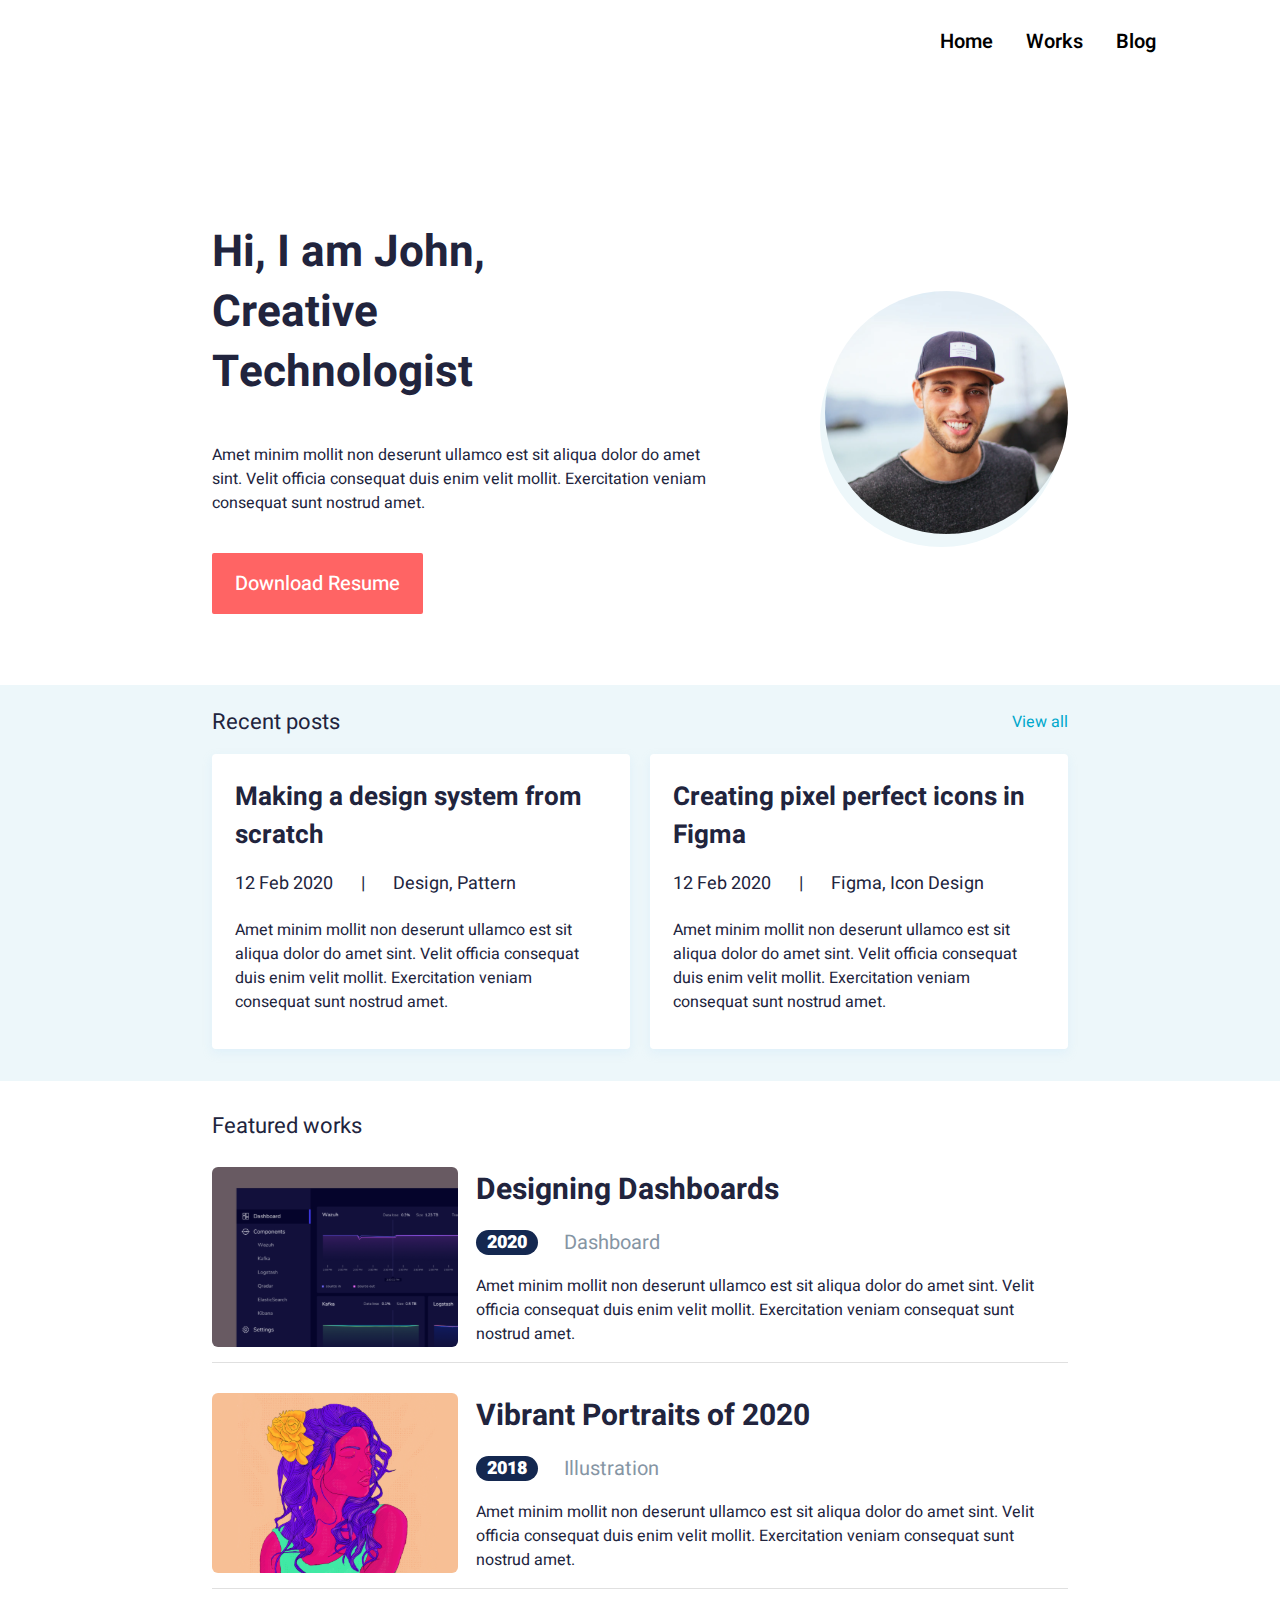
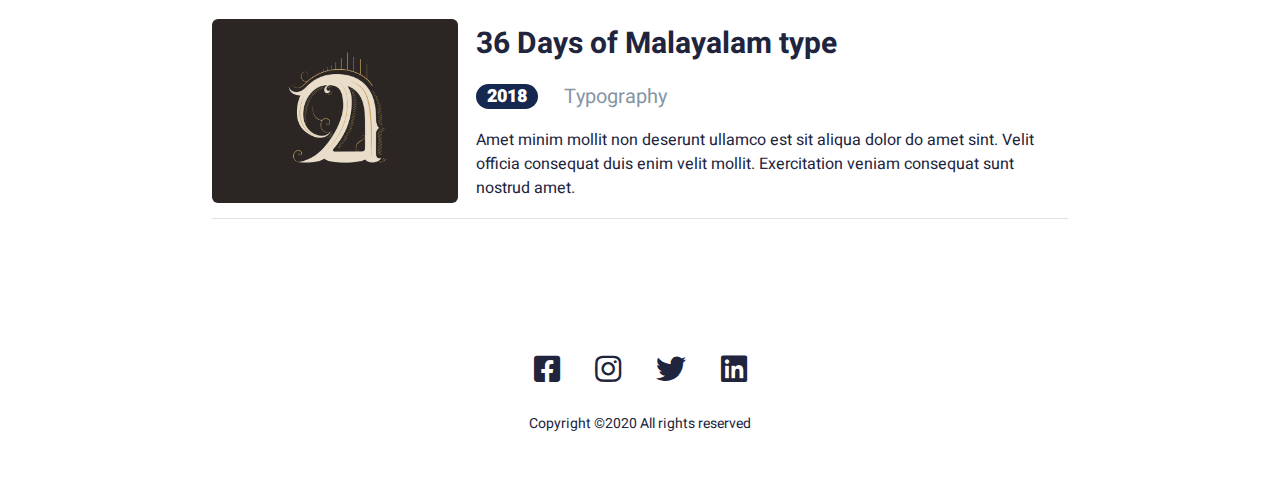
<file: index.html>
<!DOCTYPE html>
<html lang="en">

<head>
    <meta charset="UTF-8">
    <meta http-equiv="X-UA-Compatible" content="IE=edge">
    <meta name="viewport" content="width=device-width, initial-scale=1.0">
    <title>John</title>
    <link rel="stylesheet" href="./css/main.css">
    <link rel="stylesheet" href="https://pro.fontawesome.com/releases/v5.15.2/css/all.css">
</head>

<body>
    <header class="header">
        <div class="header_container header_wrap">
            <ul class="menu">
                <li class="item">
                    <a class="menu_link" href="./index.html">
                        <span class="link_icon link_icon1"><i class="fas fa-home"></i></span>
                        <span class="link">Home</span>
                    </a>
                </li>
                <li class="item">
                    <a class="menu_link" href="#">
                        <span class="link_icon link_icon2"><i class="far fa-briefcase"></i></span>
                        <span class="link">Works</span>
                    </a>
                </li>
                <li class="item">
                    <a class="menu_link" href="#">
                        <span class="link_icon link_icon3"><i class="fas fa-book-user"></i></span>
                        <span class="link">Blog</span>
                    </a>
                </li>
            </ul>
            <button class="header_burger-btn" id="burger">
                <span></span>
                <span></span>
                <span></span>
            </button>
        </div>
    </header>
    <section class="banner">
        <div class="home_container banner_wrap">
            <div class="banner_desc">
                <h1 class="banner_h">Hi, I am John,
                    Creative Technologist
                </h1>
                <p class="banner_p">Amet minim mollit non deserunt ullamco est sit aliqua dolor do amet sint. Velit
                    officia consequat duis enim velit mollit. Exercitation veniam consequat sunt nostrud amet.</p>
                <button class="btn">Download Resume</button>
            </div>
            <img class="banner_img" src="./img/john-photo.svg" alt="">
        </div>
    </section>
    <section class="post">
        <div class="home_container">
            <div class="title">
                <h2 class="post_h">Recent posts</h2>
                <a href="#" class="view">View all</a>
            </div>
            <div class="post_wrap">
                <div class="post_box">
                    <div class="post_box-h">Making a design system from scratch</div>
                    <p class="post_box_data">
                        12 Feb 2020
                        <span class="post_box-line">|</span>
                        Design, Pattern
                    </p>
                    <p class="post_box-p">Amet minim mollit non deserunt ullamco est sit aliqua dolor do amet sint.
                        Velit officia consequat duis enim velit mollit. Exercitation veniam consequat sunt nostrud
                        amet.</p>
                </div>
                <div class="post_box">
                    <div class="post_box-h">Creating pixel perfect icons in Figma</div>
                    <p class="post_box_data">
                        12 Feb 2020
                        <span class="post_box-line">|</span>
                        Figma, Icon Design
                    </p>
                    <p class="post_box-p">Amet minim mollit non deserunt ullamco est sit aliqua dolor do amet sint.
                        Velit officia consequat duis enim velit mollit. Exercitation veniam consequat sunt nostrud
                        amet.</p>
                </div>
            </div>
        </div>
    </section>
    <section class="few_works">
        <div class="home_container">
            <h2 class="few_h">Featured works</h2>
            <div class="few_wrap">
                <div class="few_work">
                    <img class="few_work-img" src="./img/few-work1.svg" alt="">
                    <div class="few_work_desc">
                        <h1 class="few_work-h">Designing Dashboards</h1>
                        <div class="few_work-data">
                            <div class="few_work-date">2020</div>
                            <div class="few_work-data-p">Dashboard</div>
                        </div>
                        <p class="few_work-p">Amet minim mollit non deserunt ullamco est sit aliqua dolor do amet sint.
                            Velit officia consequat duis enim velit mollit. Exercitation veniam consequat sunt nostrud
                            amet.</p>
                    </div>
                </div>
                <div class="few_work">
                    <img class="few_work-img" src="./img/few-work2.svg" alt="">
                    <div class="few_work_desc">
                        <h1 class="few_work-h">Vibrant Portraits of 2020</h1>
                        <div class="few_work-data">
                            <div class="few_work-date">2018</div>
                            <div class="few_work-data-p">Illustration</div>
                        </div>
                        <p class="few_work-p">Amet minim mollit non deserunt ullamco est sit aliqua dolor do amet sint.
                            Velit officia consequat duis enim velit mollit. Exercitation veniam consequat sunt nostrud
                            amet.</p>
                    </div>
                </div>
                <div class="few_work">
                    <img class="few_work-img" src="./img/few-work3.svg" alt="">
                    <div class="few_work_desc">
                        <h1 class="few_work-h">36 Days of Malayalam type</h1>
                        <div class="few_work-data">
                            <div class="few_work-date">2018</div>
                            <div class="few_work-data-p">Typography</div>
                        </div>
                        <p class="few_work-p">Amet minim mollit non deserunt ullamco est sit aliqua dolor do amet sint.
                            Velit officia consequat duis enim velit mollit. Exercitation veniam consequat sunt nostrud
                            amet.</p>
                    </div>
                </div>
            </div>
        </div>
    </section>
    <footer class="footer">
        <div class="home_container footer_wrap">
            <div class="social_medias">
                <a class="social_media" href="#"><i class="fab fa-facebook-square"></i></a>
                <a class="social_media" href="#"><i class="fab fa-instagram"></i></a>
                <a class="twitter" href="#"><i class="fab fa-twitter"></i></a>
                <a class="social_media" href="#"><i class="fab fa-linkedin"></i></a>
            </div>
            <p class="footer_p">Copyright ©2020 All rights reserved </p>
        </div>
    </footer>
    <script defer src="./js/script.js"></script>
</body>

</html>
</file>
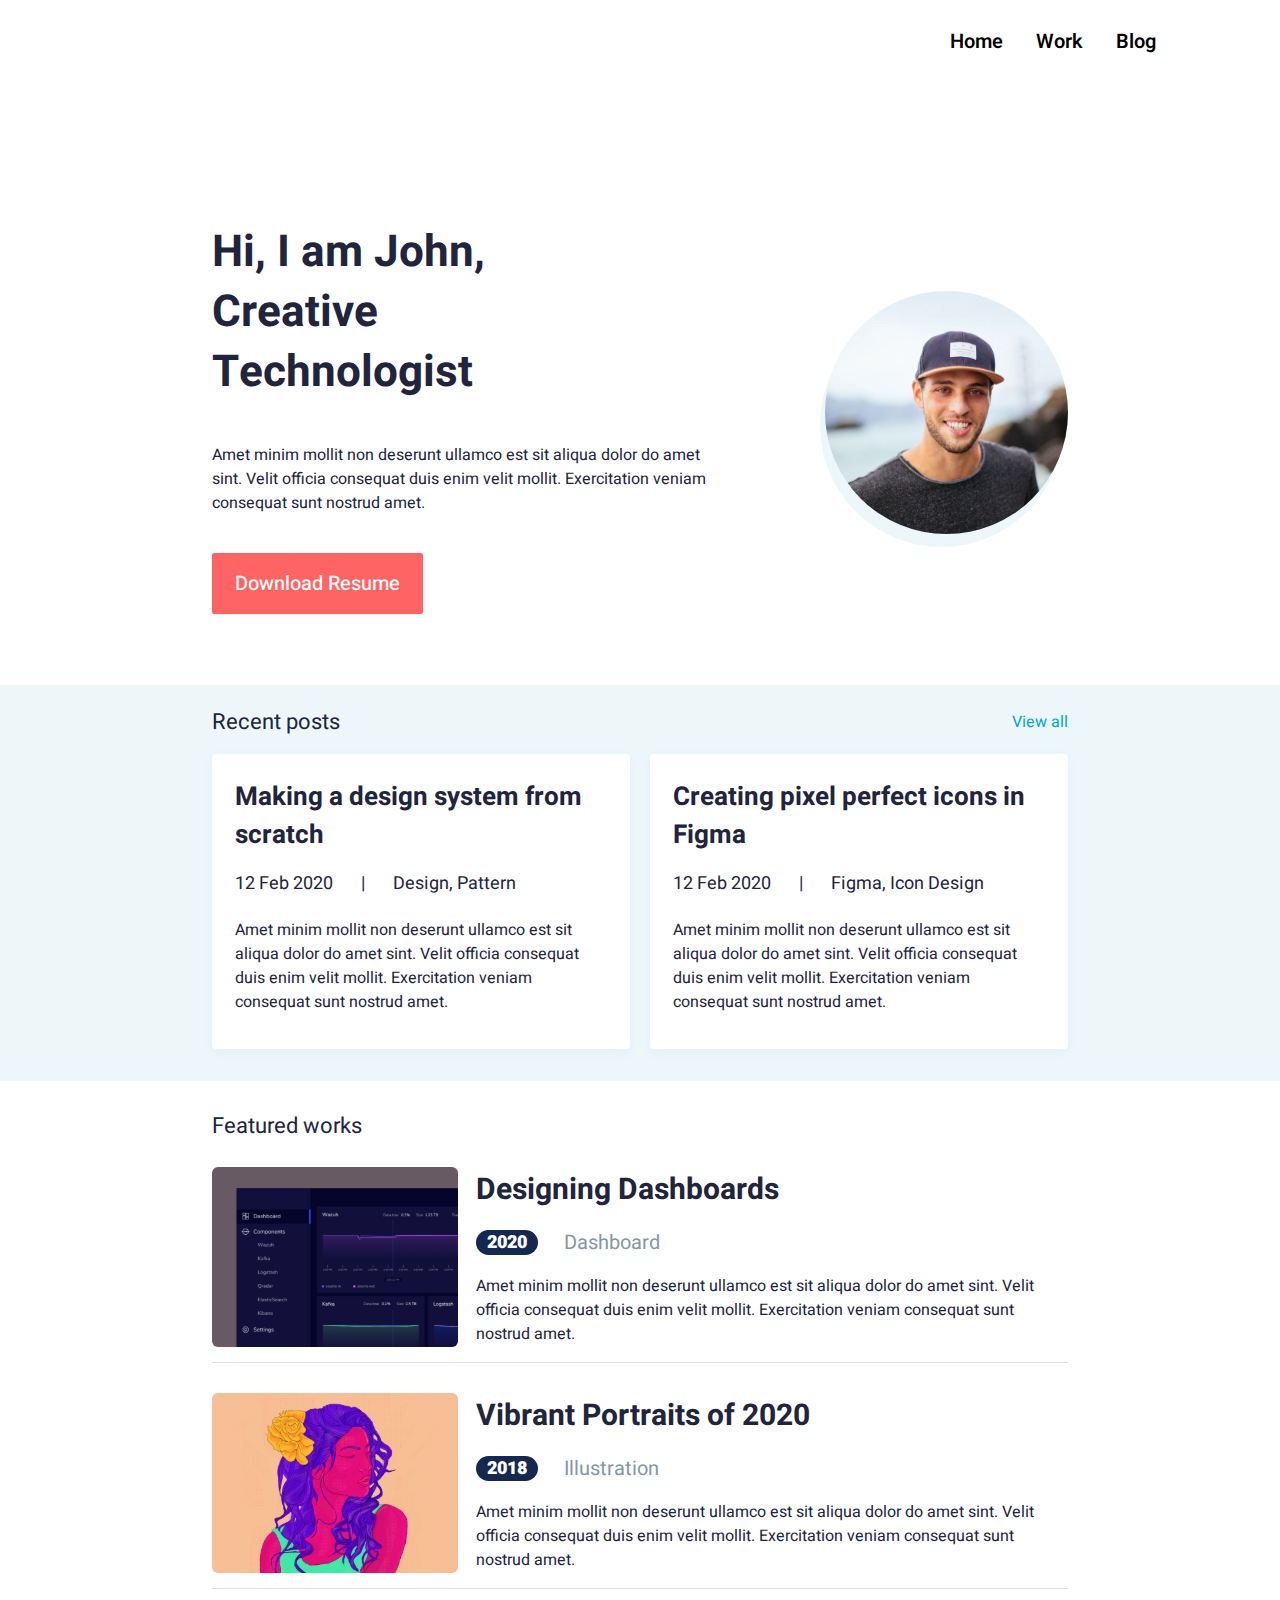
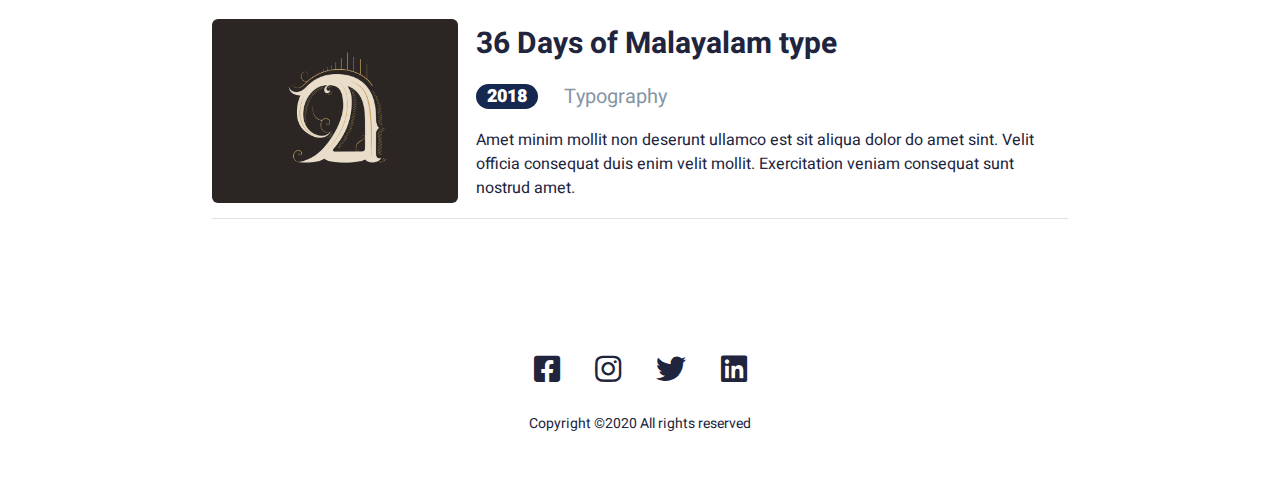
<file: html/index.html>
<!DOCTYPE html>
<html lang="en">

<head>
    <meta charset="UTF-8">
    <meta http-equiv="X-UA-Compatible" content="IE=edge">
    <meta name="viewport" content="width=device-width, initial-scale=1.0">
    <title>John</title>
    <link rel="stylesheet" href="../css/main.css">
    <link rel="stylesheet" href="https://pro.fontawesome.com/releases/v5.15.2/css/all.css">
</head>

<body>
    <header class="header">
        <div class="header_container header_wrap">
            <ul class="menu">
                <li class="item">
                    <a class="menu_link" href="./index.html">
                        <span class="link_icon link_icon1"><i class="fas fa-home"></i></span>
                        <span class="link">Home</span>
                    </a>
                </li>
                <li class="item">
                    <a class="menu_link" href="./works.html">
                        <span class="link_icon link_icon2"><i class="far fa-briefcase"></i></span>
                        <span class="link">Work</span>
                    </a>
                </li>
                <li class="item">
                    <a class="menu_link" href="./blog.html">
                        <span class="link_icon link_icon3"><i class="fas fa-book-user"></i></span>
                        <span class="link">Blog</span>
                    </a>
                </li>
            </ul>
            <button class="header_burger-btn" id="burger">
                <span></span>
                <span></span>
                <span></span>
            </button>
        </div>
    </header>
    <section class="banner">
        <div class="home_container banner_wrap">
            <div class="banner_desc">
                <h1 class="banner_h">Hi, I am John,
                    Creative Technologist
                </h1>
                <p class="banner_p">Amet minim mollit non deserunt ullamco est sit aliqua dolor do amet sint. Velit
                    officia consequat duis enim velit mollit. Exercitation veniam consequat sunt nostrud amet.</p>
                <button class="btn">Download Resume</button>
            </div>
            <img class="banner_img" src="../img/john-photo.svg" alt="">
        </div>
    </section>
    <section class="post">
        <div class="home_container">
            <div class="title">
                <h2 class="post_h">Recent posts</h2>
                <a href="#" class="view">View all</a>
            </div>
            <div class="post_wrap">
                <div class="post_box">
                    <div class="post_box-h">Making a design system from scratch</div>
                    <p class="post_box_data">
                        12 Feb 2020
                        <span class="post_box-line">|</span>
                        Design, Pattern
                    </p>
                    <p class="post_box-p">Amet minim mollit non deserunt ullamco est sit aliqua dolor do amet sint.
                        Velit officia consequat duis enim velit mollit. Exercitation veniam consequat sunt nostrud
                        amet.</p>
                </div>
                <div class="post_box">
                    <div class="post_box-h">Creating pixel perfect icons in Figma</div>
                    <p class="post_box_data">
                        12 Feb 2020
                        <span class="post_box-line">|</span>
                        Figma, Icon Design
                    </p>
                    <p class="post_box-p">Amet minim mollit non deserunt ullamco est sit aliqua dolor do amet sint.
                        Velit officia consequat duis enim velit mollit. Exercitation veniam consequat sunt nostrud
                        amet.</p>
                </div>
            </div>
        </div>
    </section>
    <section class="few_works">
        <div class="home_container">
            <h2 class="few_h">Featured works</h2>
            <div class="few_wrap">
                <div class="few_work">
                    <img class="few_work-img" src="../img/few-work1.svg" alt="">
                    <div class="few_work_desc">
                        <h1 class="few_work-h">Designing Dashboards</h1>
                        <div class="few_work-data">
                            <div class="few_work-date">2020</div>
                            <div class="few_work-data-p">Dashboard</div>
                        </div>
                        <p class="few_work-p">Amet minim mollit non deserunt ullamco est sit aliqua dolor do amet sint.
                            Velit officia consequat duis enim velit mollit. Exercitation veniam consequat sunt nostrud
                            amet.</p>
                    </div>
                </div>
                <div class="few_work">
                    <img class="few_work-img" src="../img/few-work2.svg" alt="">
                    <div class="few_work_desc">
                        <h1 class="few_work-h">Vibrant Portraits of 2020</h1>
                        <div class="few_work-data">
                            <div class="few_work-date">2018</div>
                            <div class="few_work-data-p">Illustration</div>
                        </div>
                        <p class="few_work-p">Amet minim mollit non deserunt ullamco est sit aliqua dolor do amet sint.
                            Velit officia consequat duis enim velit mollit. Exercitation veniam consequat sunt nostrud
                            amet.</p>
                    </div>
                </div>
                <div class="few_work">
                    <img class="few_work-img" src="../img/few-work3.svg" alt="">
                    <div class="few_work_desc">
                        <h1 class="few_work-h">36 Days of Malayalam type</h1>
                        <div class="few_work-data">
                            <div class="few_work-date">2018</div>
                            <div class="few_work-data-p">Typography</div>
                        </div>
                        <p class="few_work-p">Amet minim mollit non deserunt ullamco est sit aliqua dolor do amet sint.
                            Velit officia consequat duis enim velit mollit. Exercitation veniam consequat sunt nostrud
                            amet.</p>
                    </div>
                </div>
            </div>
        </div>
    </section>
    <footer class="footer">
        <div class="home_container footer_wrap">
            <div class="social_medias">
                <a class="social_media" href="#"><i class="fab fa-facebook-square"></i></a>
                <a class="social_media" href="#"><i class="fab fa-instagram"></i></a>
                <a class="twitter" href="#"><i class="fab fa-twitter"></i></a>
                <a class="social_media" href="#"><i class="fab fa-linkedin"></i></a>
            </div>
            <p class="footer_p">Copyright ©2020 All rights reserved </p>
        </div>
    </footer>
    <script defer src="../js/script.js"></script>
</body>

</html>
</file>
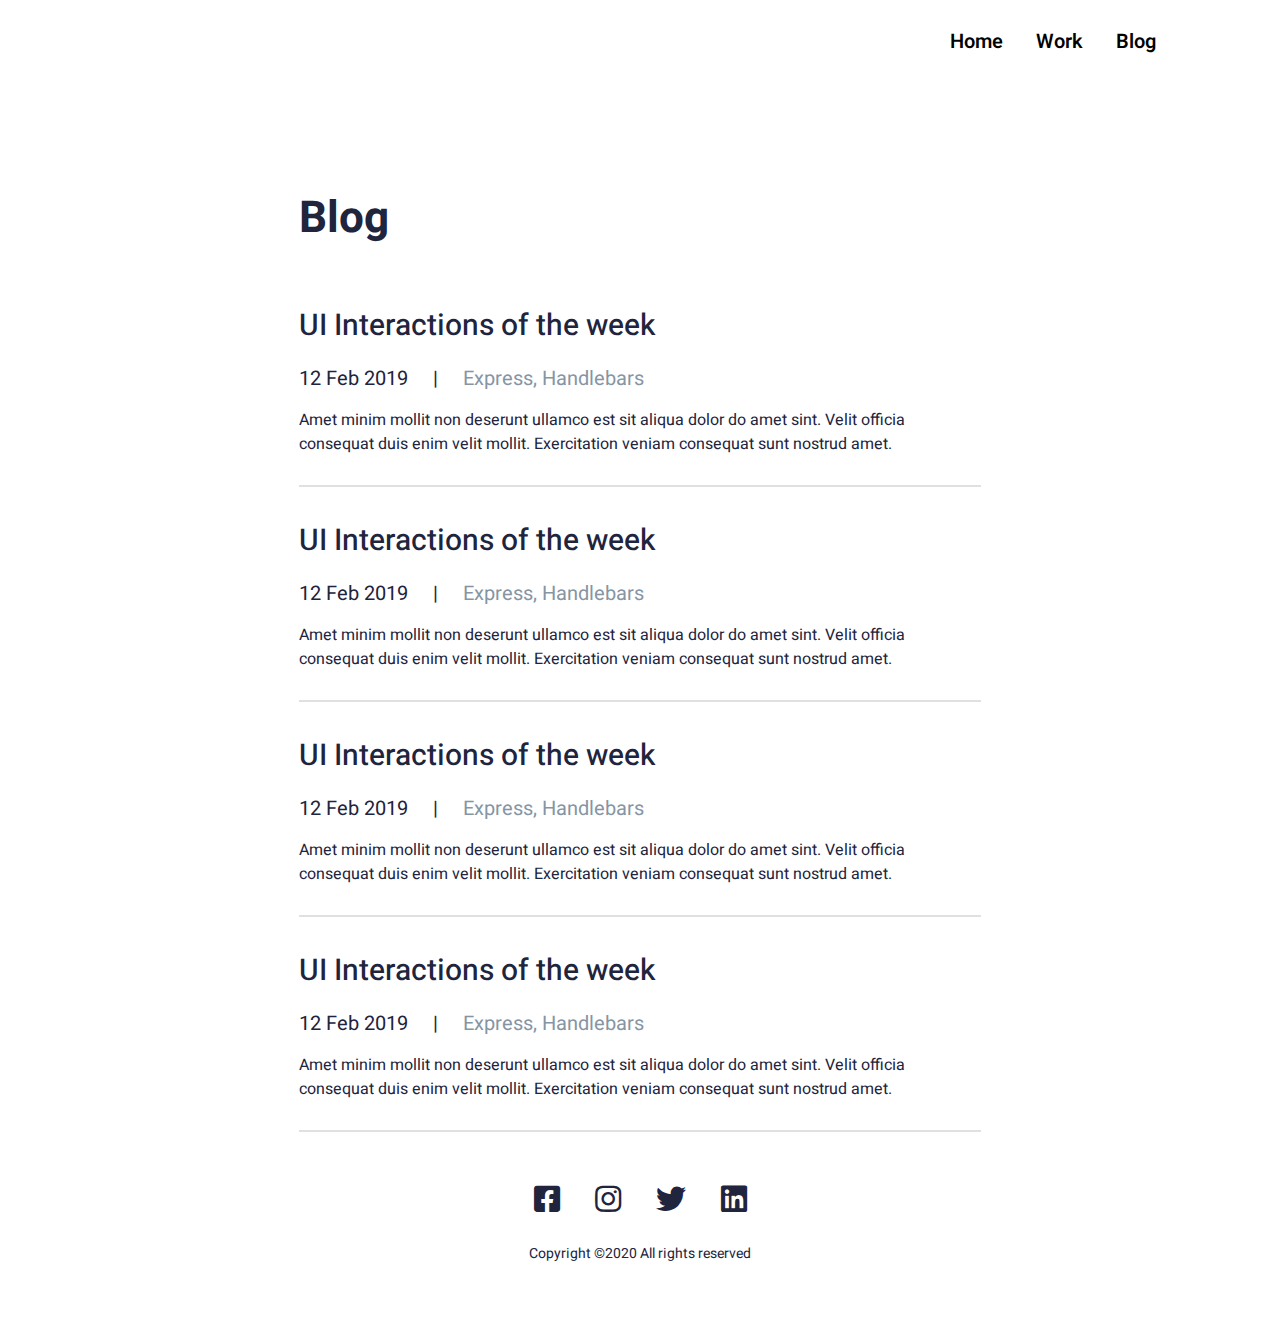
<file: html/blog.html>
<!DOCTYPE html>
<html lang="en">
<head>
    <meta charset="UTF-8">
    <meta http-equiv="X-UA-Compatible" content="IE=edge">
    <meta name="viewport" content="width=device-width, initial-scale=1.0">
    <title>John blog</title>
    <link rel="stylesheet" href="../css/main.css">
    <link rel="stylesheet" href="https://pro.fontawesome.com/releases/v5.15.2/css/all.css">
</head>
<body>
    <header class="header blog_header">
        <div class="header_container header_wrap">
            <ul class="menu">
                <li class="item">
                    <a class="menu_link" href="./index.html">
                        <span class="link_icon link_icon1"><i class="fas fa-home"></i></span>
                        <span class="link">Home</span>
                    </a>
                </li>
                <li class="item">
                    <a class="menu_link" href="./works.html">
                        <span class="link_icon link_icon2"><i class="far fa-briefcase"></i></span>
                        <span class="link">Work</span>
                    </a>
                </li>
                <li class="item">
                    <a class="menu_link" href="./blog.html">
                        <span class="link_icon link_icon3"><i class="fas fa-book-user"></i></span>
                        <span class="link">Blog</span>
                    </a>
                </li>
            </ul>
            <button class="header_burger-btn" id="burger">
                <span></span>
                <span></span>
                <span></span>
            </button>
        </div>
    </header>
    <section class="blogs">
        <div class="container">
            <h1 class="blogs_h">Blog</h1>
            <div class="blogs_wrap">
                <div class="blog">
                    <h2 class="blog_h">UI Interactions of the week</h2>
                    <p class="blog_date">
                        12 Feb 2019
                        <span class="blog_date-line">|</span>
                        <span class="blog_date-p">Express, Handlebars</span>
                    </p>
                    <p class="blog_p">Amet minim mollit non deserunt ullamco est sit aliqua dolor do amet sint. Velit officia consequat duis enim velit mollit. Exercitation veniam consequat sunt nostrud amet.</p>
                </div>
                <div class="blog">
                    <h2 class="blog_h">UI Interactions of the week</h2>
                    <p class="blog_date">
                        12 Feb 2019
                        <span class="blog_date-line">|</span>
                        <span class="blog_date-p">Express, Handlebars</span>
                    </p>
                    <p class="blog_p">Amet minim mollit non deserunt ullamco est sit aliqua dolor do amet sint. Velit officia consequat duis enim velit mollit. Exercitation veniam consequat sunt nostrud amet.</p>
                </div>
                <div class="blog">
                    <h2 class="blog_h">UI Interactions of the week</h2>
                    <p class="blog_date">
                        12 Feb 2019
                        <span class="blog_date-line">|</span>
                        <span class="blog_date-p">Express, Handlebars</span>
                    </p>
                    <p class="blog_p">Amet minim mollit non deserunt ullamco est sit aliqua dolor do amet sint. Velit officia consequat duis enim velit mollit. Exercitation veniam consequat sunt nostrud amet.</p>
                </div>
                <div class="blog">
                    <h2 class="blog_h">UI Interactions of the week</h2>
                    <p class="blog_date">
                        12 Feb 2019
                        <span class="blog_date-line">|</span>
                        <span class="blog_date-p">Express, Handlebars</span>
                    </p>
                    <p class="blog_p">Amet minim mollit non deserunt ullamco est sit aliqua dolor do amet sint. Velit officia consequat duis enim velit mollit. Exercitation veniam consequat sunt nostrud amet.</p>
                </div>
            </div>
        </div>
    </section>
    <footer class="footer">
        <div class="home_container footer_wrap">
            <div class="social_medias">
                <a class="social_media" href="#"><i class="fab fa-facebook-square"></i></a>
                <a class="social_media" href="#"><i class="fab fa-instagram"></i></a>
                <a class="twitter" href="#"><i class="fab fa-twitter"></i></a>
                <a class="social_media" href="#"><i class="fab fa-linkedin"></i></a>
            </div>
            <p class="footer_p">Copyright ©2020 All rights reserved </p>
        </div>
    </footer>
    <script defer src="../js/script.js"></script>
</body>
</html>
</file>
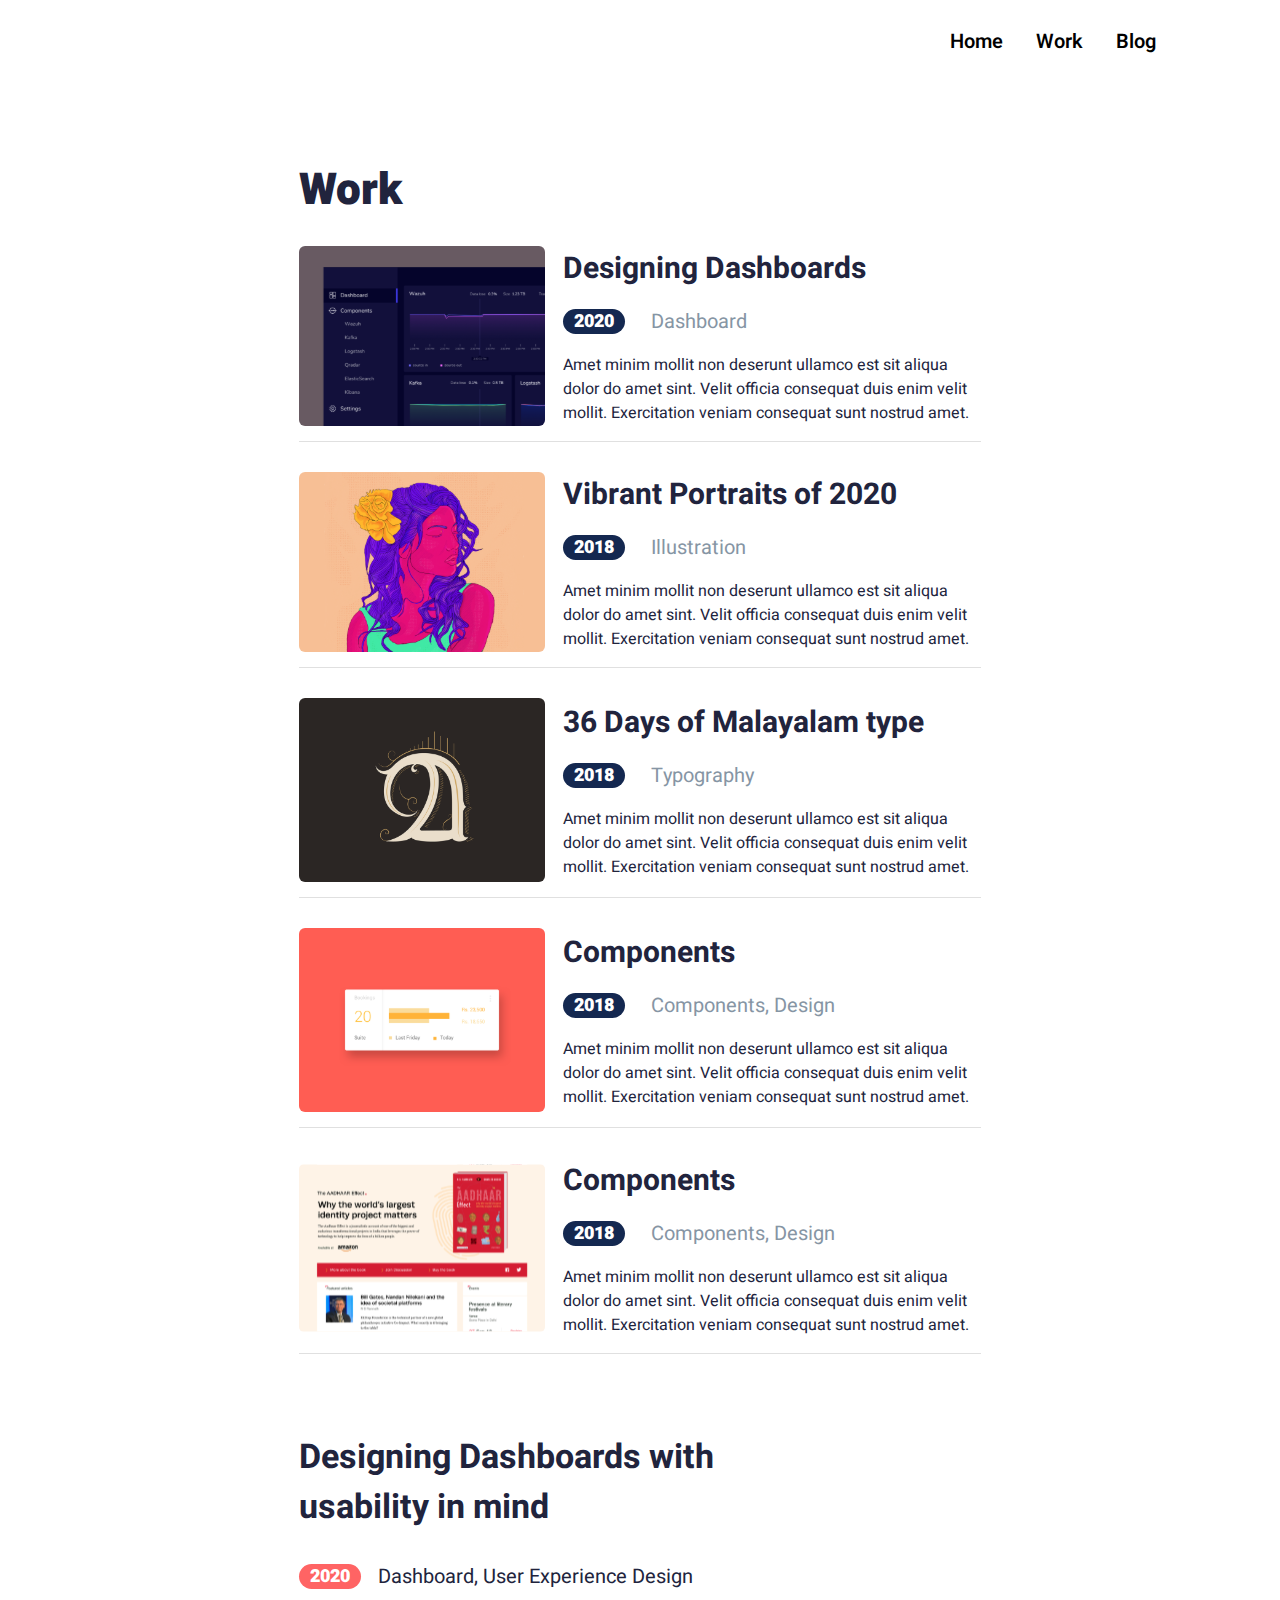
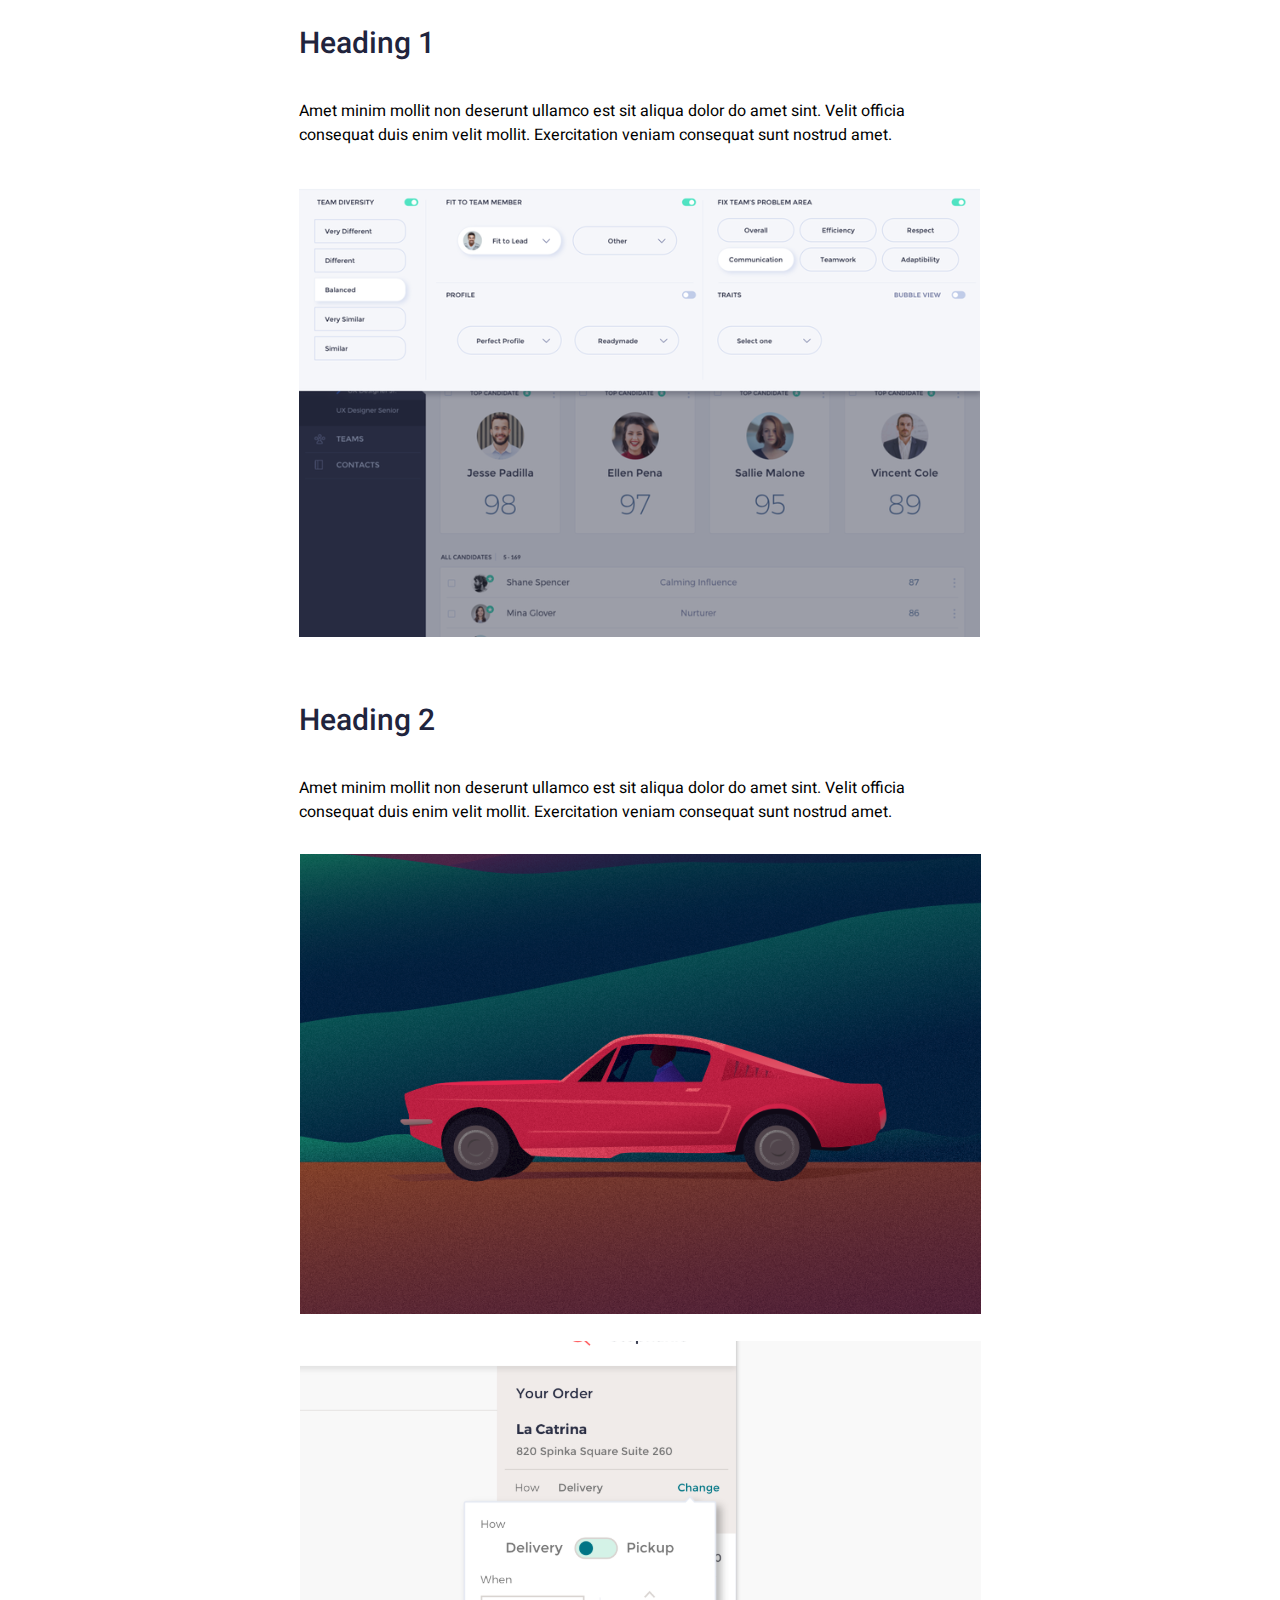
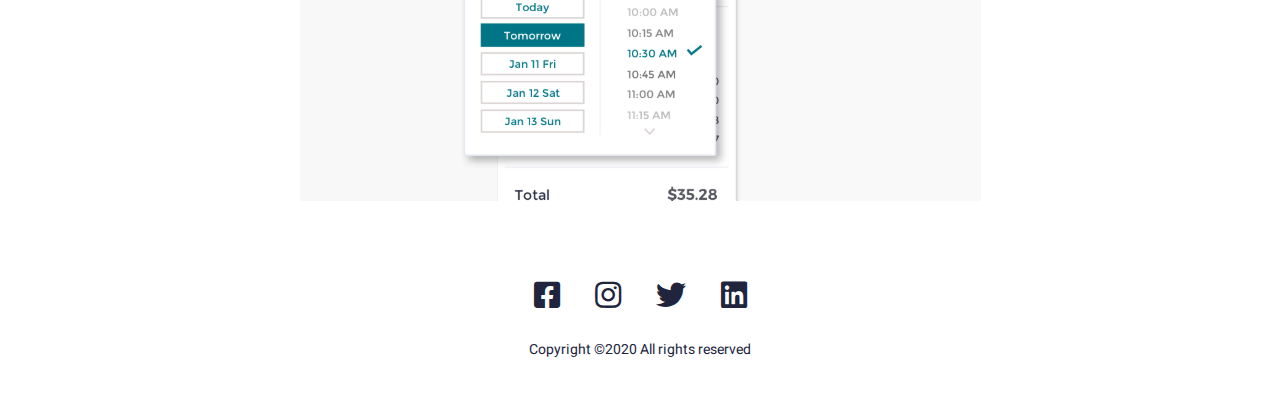
<file: html/works.html>
<!DOCTYPE html>
<html lang="en">
<head>
    <meta charset="UTF-8">
    <meta http-equiv="X-UA-Compatible" content="IE=edge">
    <meta name="viewport" content="width=device-width, initial-scale=1.0">
    <title>John works</title>
    <link rel="stylesheet" href="../css/main.css">
    <link rel="stylesheet" href="https://pro.fontawesome.com/releases/v5.15.2/css/all.css">
</head>
<body>
    <header class="header headerr">
        <div class="header_container header_wrap">
            <ul class="menu">
                <li class="item">
                    <a class="menu_link" href="./index.html">
                        <span class="link_icon link_icon1"><i class="fas fa-home"></i></span>
                        <span class="link">Home</span>
                    </a>
                </li>
                <li class="item">
                    <a class="menu_link" href="./works.html">
                        <span class="link_icon link_icon2"><i class="far fa-briefcase"></i></span>
                        <span class="link">Work</span>
                    </a>
                </li>
                <li class="item">
                    <a class="menu_link" href="./blog.html">
                        <span class="link_icon link_icon3"><i class="fas fa-book-user"></i></span>
                        <span class="link">Blog</span>
                    </a>
                </li>
            </ul>
            <button class="header_burger-btn" id="burger">
                <span></span>
                <span></span>
                <span></span>
            </button>
        </div>
    </header>
    <section class="works">
        <div class="container">
            <h2 class="works_h">Work</h2>
            <div class="few_wrap">
                <div class="few_work">
                    <img class="few_work-img" src="../img/few-work1.svg" alt="">
                    <div class="few_work_desc">
                        <h1 class="few_work-h">Designing Dashboards</h1>
                        <div class="few_work-data">
                            <div class="few_work-date">2020</div>
                            <div class="few_work-data-p">Dashboard</div>
                        </div>
                        <p class="few_work-p">Amet minim mollit non deserunt ullamco est sit aliqua dolor do amet sint.
                            Velit officia consequat duis enim velit mollit. Exercitation veniam consequat sunt nostrud
                            amet.</p>
                    </div>
                </div>
                <div class="few_work">
                    <img class="few_work-img" src="../img/few-work2.svg" alt="">
                    <div class="few_work_desc">
                        <h1 class="few_work-h">Vibrant Portraits of 2020</h1>
                        <div class="few_work-data">
                            <div class="few_work-date">2018</div>
                            <div class="few_work-data-p">Illustration</div>
                        </div>
                        <p class="few_work-p">Amet minim mollit non deserunt ullamco est sit aliqua dolor do amet sint.
                            Velit officia consequat duis enim velit mollit. Exercitation veniam consequat sunt nostrud
                            amet.</p>
                    </div>
                </div>
                <div class="few_work">
                    <img class="few_work-img" src="../img/few-work3.svg" alt="">
                    <div class="few_work_desc">
                        <h1 class="few_work-h">36 Days of Malayalam type</h1>
                        <div class="few_work-data">
                            <div class="few_work-date">2018</div>
                            <div class="few_work-data-p">Typography</div>
                        </div>
                        <p class="few_work-p">Amet minim mollit non deserunt ullamco est sit aliqua dolor do amet sint.
                            Velit officia consequat duis enim velit mollit. Exercitation veniam consequat sunt nostrud
                            amet.</p>
                    </div>
                </div>
                <div class="few_work">
                    <img class="few_work-img" src="../img/few-work4.svg" alt="">
                    <div class="few_work_desc">
                        <h1 class="few_work-h">Components</h1>
                        <div class="few_work-data">
                            <div class="few_work-date">2018</div>
                            <div class="few_work-data-p">Components, Design</div>
                        </div>
                        <p class="few_work-p">Amet minim mollit non deserunt ullamco est sit aliqua dolor do amet sint.
                            Velit officia consequat duis enim velit mollit. Exercitation veniam consequat sunt nostrud
                            amet.</p>
                    </div>
                </div>
                <div class="few_work">
                    <img class="few_work-img few_work_img5" src="../img/few-work5.svg" alt="">
                    <div class="few_work_desc">
                        <h1 class="few_work-h">Components</h1>
                        <div class="few_work-data">
                            <div class="few_work-date">2018</div>
                            <div class="few_work-data-p">Components, Design</div>
                        </div>
                        <p class="few_work-p">Amet minim mollit non deserunt ullamco est sit aliqua dolor do amet sint.
                            Velit officia consequat duis enim velit mollit. Exercitation veniam consequat sunt nostrud
                            amet.</p>
                    </div>
                </div>
            </div>
            <h1 class="work_h">Designing Dashboards with usability in mind</h1>
            <div class="work_data">
                <div class="work_date">2020</div>
                <p class="work_data-p">Dashboard, User Experience Design</p>
            </div>
            <div class="heading1">
                <h2 class="heading_h">Heading 1</h2>
                <p class="heading_p">Amet minim mollit non deserunt ullamco est sit aliqua dolor do amet sint. Velit officia consequat duis enim velit mollit. Exercitation veniam consequat sunt nostrud amet.</p>
                <img class="work_img" src="../img/work-img1.svg" alt="">
            </div>
            <div class="heading">
                <h2 class="heading_h">Heading 2</h2>
                <p class="heading_p">Amet minim mollit non deserunt ullamco est sit aliqua dolor do amet sint. Velit officia consequat duis enim velit mollit. Exercitation veniam consequat sunt nostrud amet.</p>
                <div class="heading_images">
                    <img class="work_img" src="../img/work-img2.svg" alt="">
                    <img class="work_img" src="../img/work-img3.svg" alt="">
                </div>
            </div>
        </div>
    </section>
    <footer class="footer">
        <div class="home_container footer_wrap">
            <div class="social_medias">
                <a class="social_media" href="#"><i class="fab fa-facebook-square"></i></a>
                <a class="social_media" href="#"><i class="fab fa-instagram"></i></a>
                <a class="twitter" href="#"><i class="fab fa-twitter"></i></a>
                <a class="social_media" href="#"><i class="fab fa-linkedin"></i></a>
            </div>
            <p class="footer_p">Copyright ©2020 All rights reserved </p>
        </div>
    </footer>
    <script defer src="../js/script.js"></script>
</body>
</html>
</file>
<file: css/main.css>
@import url(./base.css);
@import url(./fonts.css);
@import url(./header.css);
@import url(./banner.css);
@import url(./post.css);
@import url(./few_works.css);
@import url(./footer.css);
@import url(./works.css);
@import url(./blog.css);
</file>
